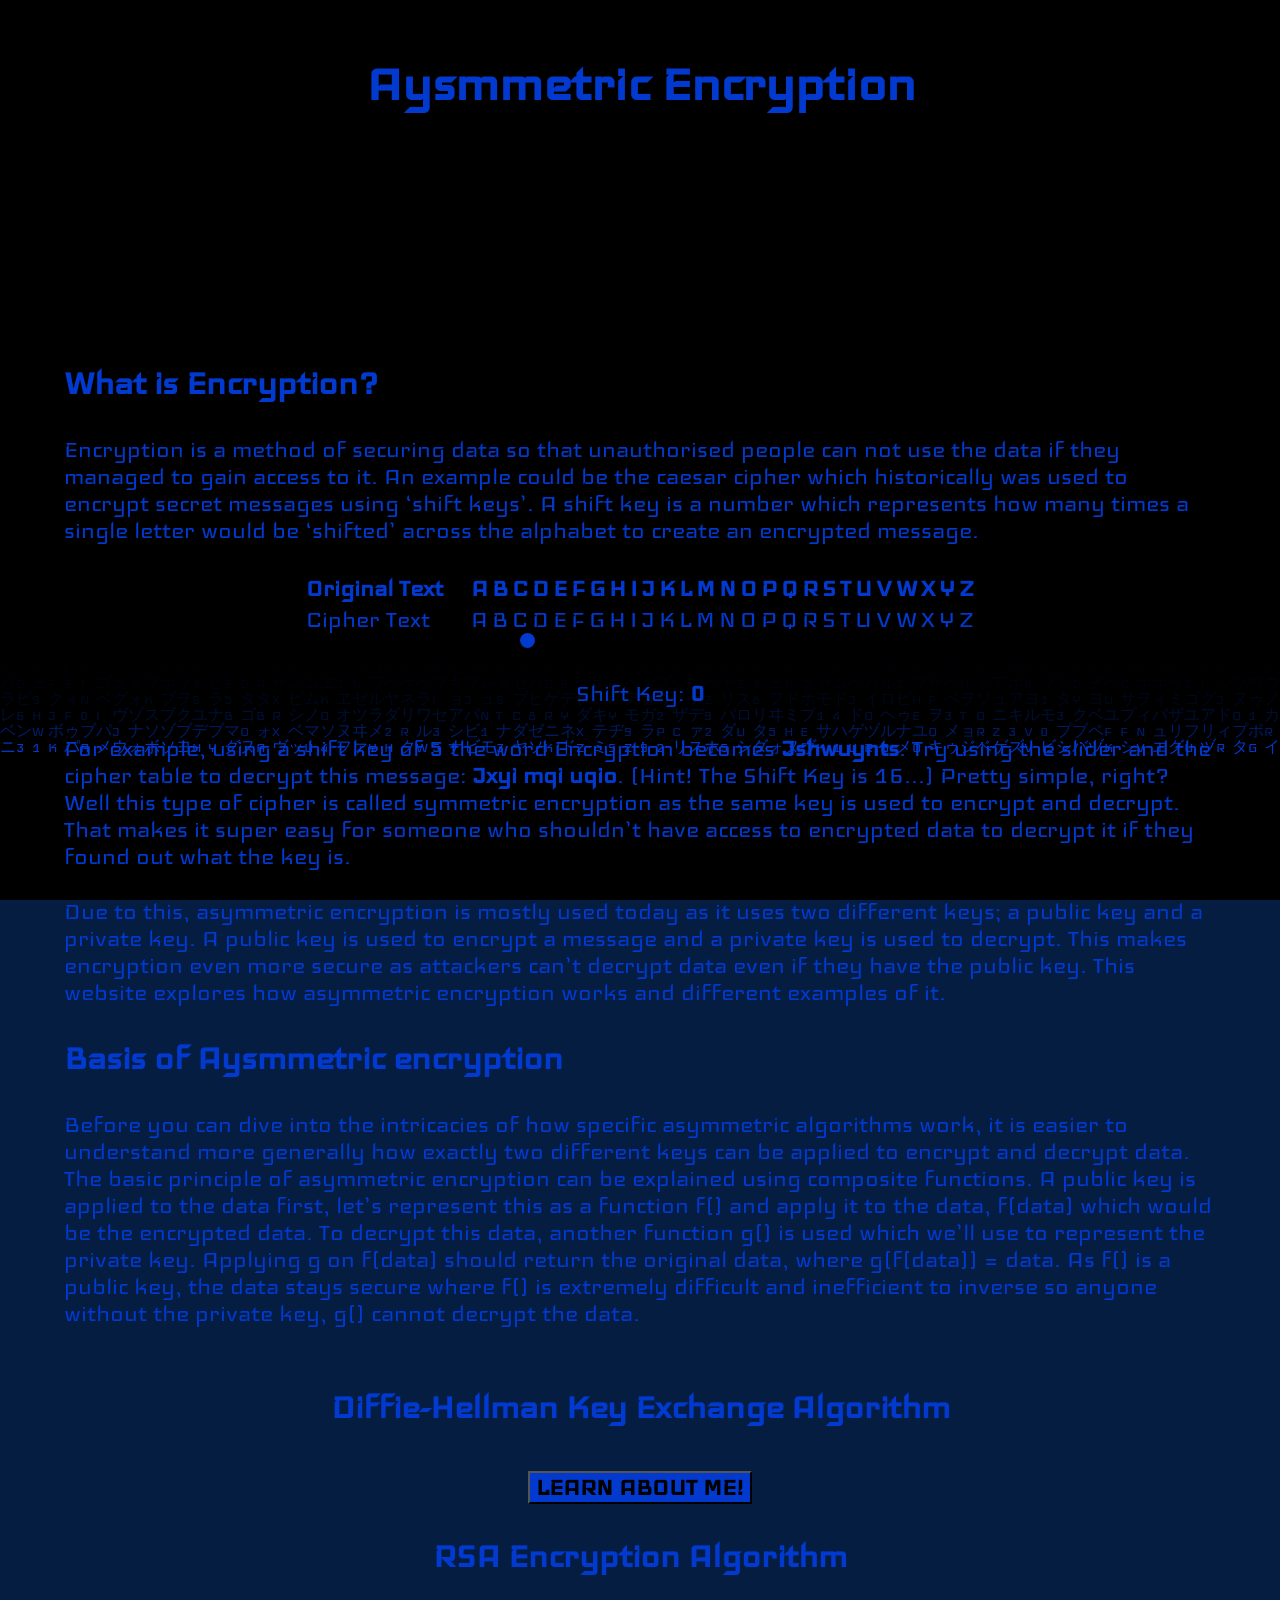
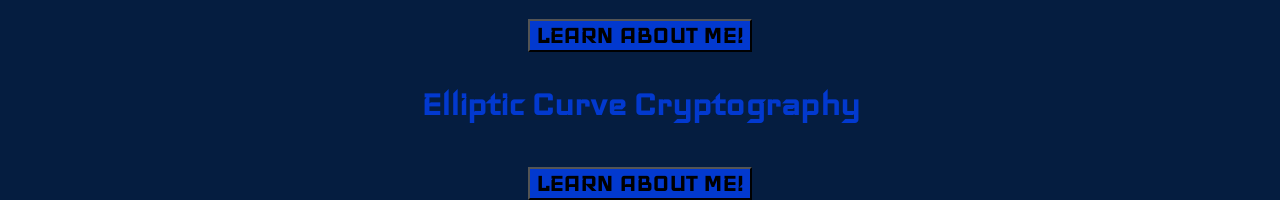
<file: index.html>
<!DOCTYPE html>
<html lang="en">
    <head>
        <title>Aysmmetric Encryption</title>
        <meta charset="UTF-8">
        <meta name="viewport" content="width=device-width, initial-scale=1.0">
        <link rel="stylesheet" href="ss.css">
    </head>
    <body>
        <div id="overlayHeading">
            <h1>Aysmmetric Encryption</h1>
        </div>
        <div id="overlayHeading2">
            <h2>What is Encryption?</h2>
            <p>Encryption is a method of securing data so that unauthorised people can not use the data if they managed to gain access to it. An example could be the caesar cipher which historically was used to encrypt secret messages using ‘shift keys’. A shift key is a number which represents how many times a single letter would be ‘shifted’ across the alphabet to create an encrypted message.</p>
            <table id="Table">
               <tr>
                <th>Original Text&nbsp;&nbsp;&nbsp;&nbsp;</th><th>A</th><th>B</th><th>C</th><th>D</th><th>E</th><th>F</th><th>G</th><th>H</th><th>I</th><th>J</th><th>K</th><th>L</th><th>M</th><th>N</th><th>O</th><th>P</th><th>Q</th><th>R</th><th>S</th><th>T</th><th>U</th><th>V</th><th>W</th><th>X</th><th>Y</th><th>Z</th>
               </tr> 
               <tr>
                    <td>Cipher Text&nbsp;&nbsp;&nbsp;&nbsp;</td>
                    <td class="letter">A</td>
                    <td class="letter">B</td>
                    <td class="letter">C</td>
                    <td class="letter">D</td>
                    <td class="letter">E</td>
                    <td class="letter">F</td>
                    <td class="letter">G</td>
                    <td class="letter">H</td>
                    <td class="letter">I</td>
                    <td class="letter">J</td>
                    <td class="letter">K</td>
                    <td class="letter">L</td>
                    <td class="letter">M</td>
                    <td class="letter">N</td>
                    <td class="letter">O</td>
                    <td class="letter">P</td>
                    <td class="letter">Q</td>
                    <td class="letter">R</td>
                    <td class="letter">S</td>
                    <td class="letter">T</td>
                    <td class="letter">U</td>
                    <td class="letter">V</td>
                    <td class="letter">W</td>
                    <td class="letter">X</td>
                    <td class="letter">Y</td>
                    <td class="letter">Z</td>
               </tr>
            </table>
            <div id="slider1">
                <input type="range" id="slider" min="0" max="25" value="0">
                <p>Shift Key: <span id='sliderValue'>0</span></p>
            </div>
            <script src="slider.js"></script>
            <p>For example, using a shift key of 5 the word Encryption becomes <b>Jshwuynts</b>. Try using the slider and the cipher table to decrypt this message: <b>Jxyi mqi uqio</b>. (Hint! The Shift Key is 16...) Pretty simple, right? Well this type of cipher is called symmetric encryption as the same key is used to encrypt and decrypt. That makes it super easy for someone who shouldn’t have access to encrypted data to decrypt it if they found out what the key is.</p>
            <p>Due to this, asymmetric     encryption is mostly used today as it uses two different keys; a public key and a private key. A public key is used to encrypt a message and a private key is used to decrypt. This makes encryption even more secure as attackers can’t decrypt data even if they have the public key. This website explores how asymmetric     encryption works and different examples of it.</p>
            <h2>Basis of Aysmmetric encryption</h2>
            <p>Before you can dive into the intricacies of how specific asymmetric algorithms work, it is easier to understand more generally how exactly two different keys can be applied to encrypt and decrypt data. The basic principle of asymmetric     encryption can be explained using composite functions. A public key is applied to the data first, let’s represent this as a function f() and apply it to the data, f(data) which would be the encrypted data. To decrypt this data, another function g() is used which we’ll use to represent the private key. Applying g on f(data) should return the original data, where g(f(data)) = data. As f() is a public key, the data stays secure where f() is extremely difficult and inefficient to inverse so anyone without the private key, g() cannot decrypt the data.</p>
            <div id="slider1">
                <div class="inlineb">
                    <h2>Diffie-Hellman Key Exchange Algorithm</h2>
                    <button class="button" onclick="window.location.href='DHKE.html'"><b>LEARN ABOUT ME!</b></button>
                </div>
                <div class="inlineb">
                    <h2>RSA Encryption Algorithm</h2>
                    <button class="button" onclick="window.location.href='RSA.html'"><b>LEARN ABOUT ME!</b></button>
                </div>
                <div class="inlineb">
                    <h2>Elliptic Curve Cryptography</h2>
                    <button class="button" onclick="window.location.href='ECC.html'"><b>LEARN ABOUT ME!</b></button>
                </div>
            </div>
        </div>
        <canvas id="mat" width="400" height="200"></canvas>
        <script src="martix.js"></script>
    </body>
</html>
</file>
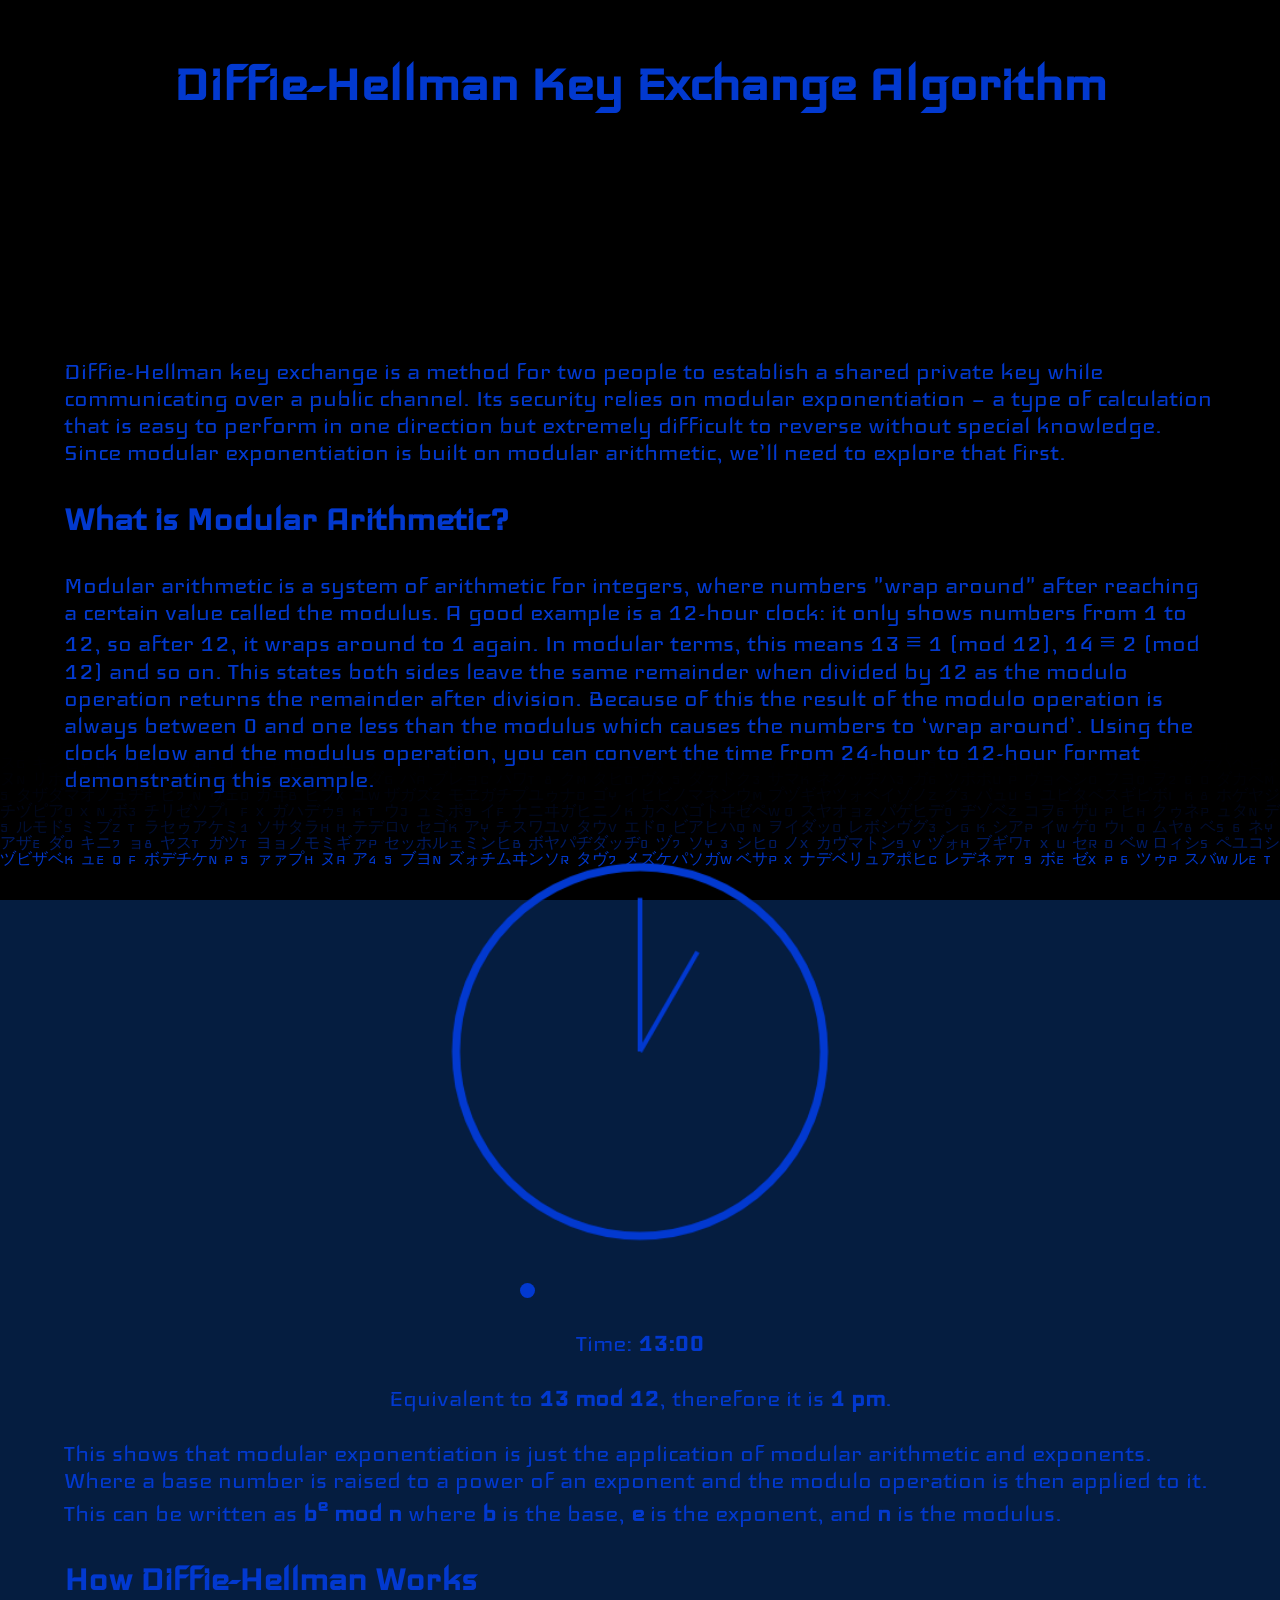
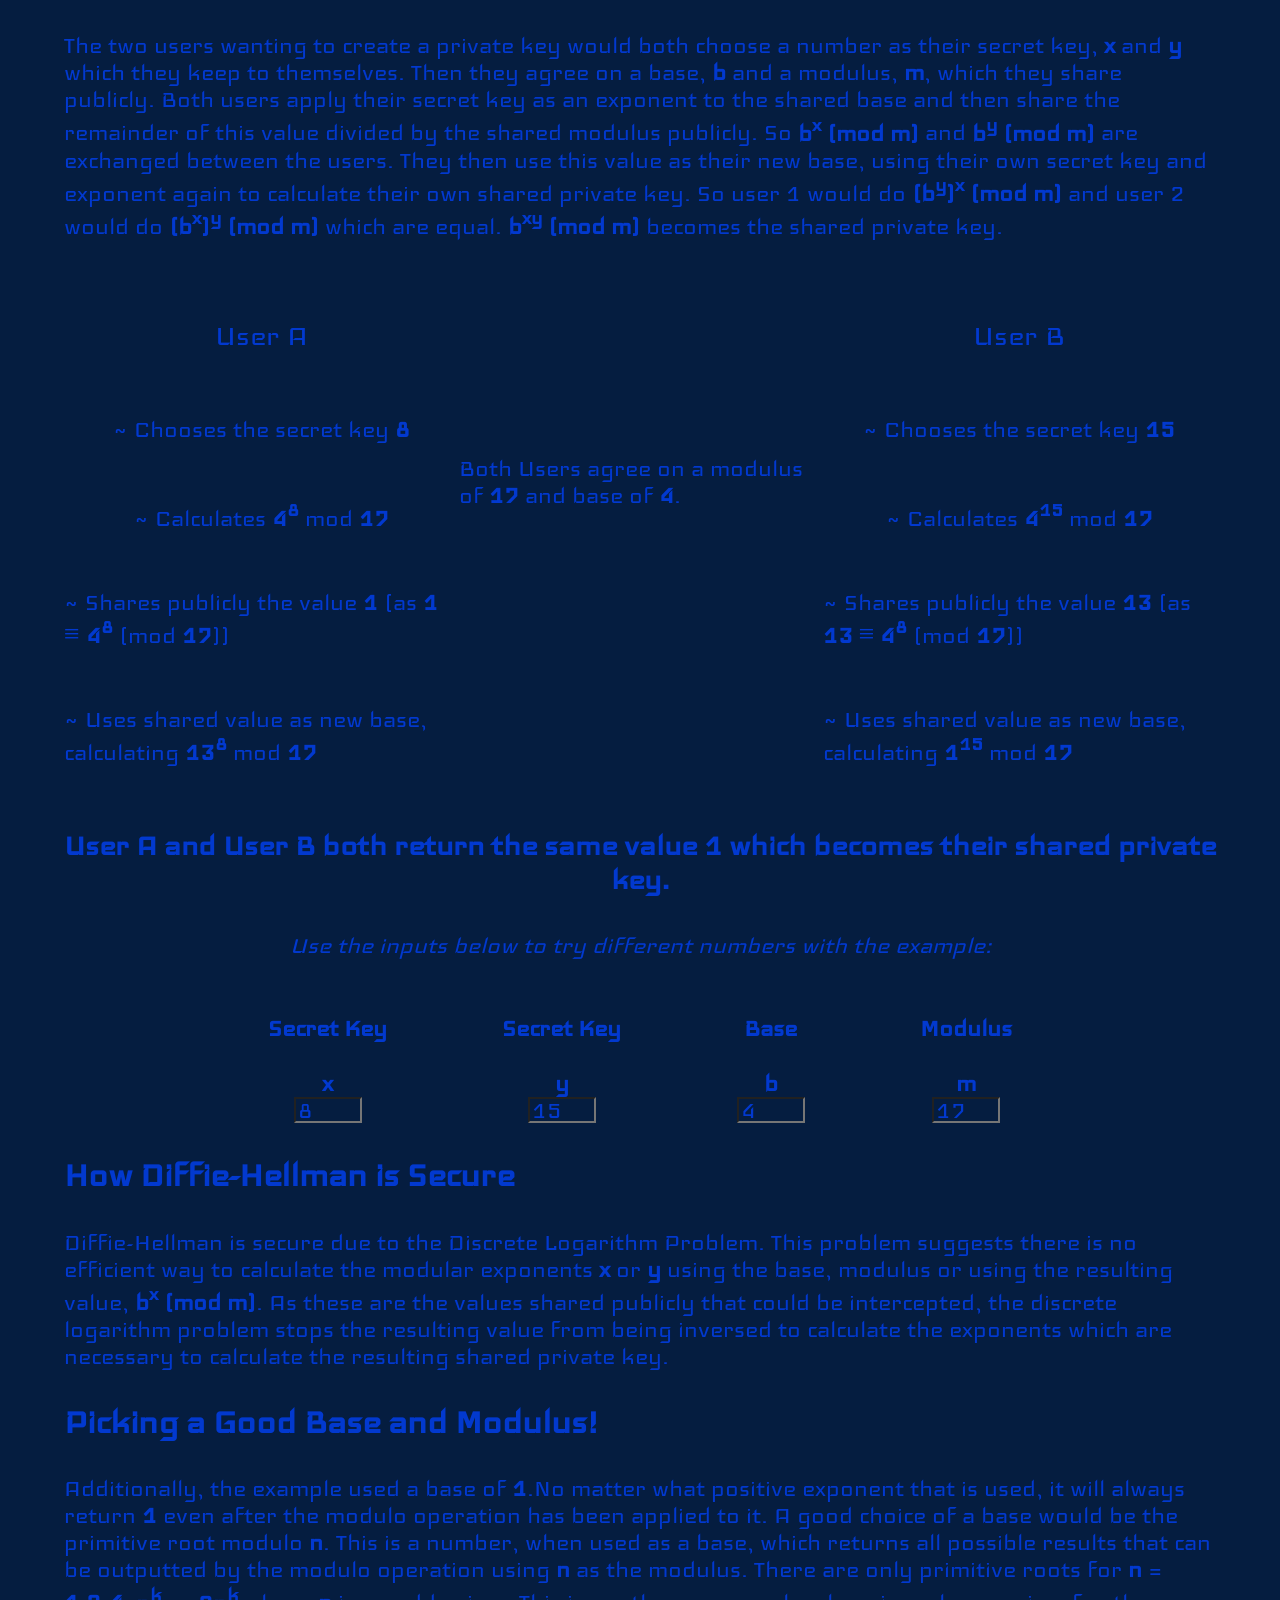
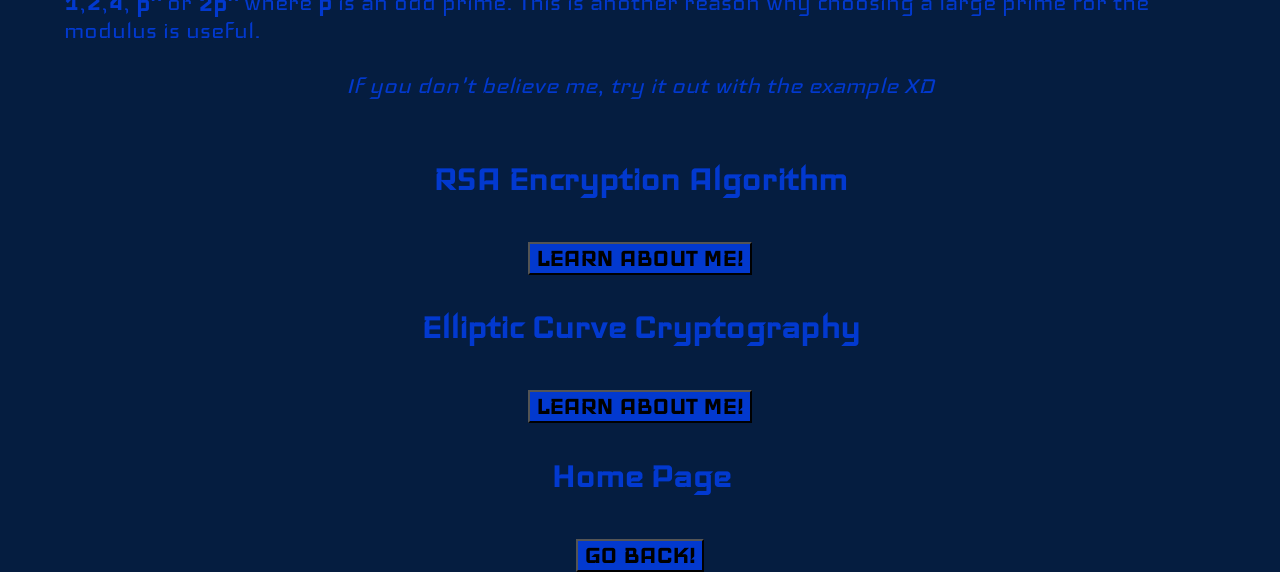
<file: DHKE.html>
<!DOCTYPE html>
<html lang="en">
    <head>
        <title>Aysmmetric Encryption</title>
        <meta charset="UTF-8">
        <meta name="viewport" content="width=device-width, initial-scale=1.0">
        <link rel="stylesheet" href="ss.css">
    </head>
    <body>
        <canvas id="mat" width="100%" height="100%"></canvas>
        <script src="martix.js"></script>
        <div id="overlayHeading">
            <h1>Diffie-Hellman Key Exchange Algorithm</h1>
        </div>
        <div id="overlayHeading2">
            <p>Diffie-Hellman key exchange is a method for two people to establish a shared private key while communicating over a public channel. Its security relies on modular exponentiation — a type of calculation that is easy to perform in one direction but extremely difficult to reverse without special knowledge. Since modular exponentiation is built on modular arithmetic, we’ll need to explore that first.</p>
            <h2>What is Modular Arithmetic?</h2>
            <p>Modular arithmetic is a system of arithmetic for integers, where numbers "wrap around" after reaching a certain value called the modulus. A good example is a 12-hour clock: it only shows numbers from 1 to 12, so after 12, it wraps around to 1 again. In modular terms, this means 13 ≡ 1 (mod 12), 14 ≡ 2 (mod 12) and so on. This states both sides leave the same remainder when divided by 12 as the modulo operation returns the remainder after division. Because of this the result of the modulo operation is always between 0 and one less than the modulus which causes the numbers to ‘wrap around’. Using the clock below and the modulus operation, you can convert the time from 24-hour to 12-hour format demonstrating this example.</p>
            <div id="clockcontain">
                <canvas id="clock" width="400" height="400"></canvas>
                <br>
                <input type="range" id="slider1" min="1" max="11" value="1">
                <p>Time: <span id="sliderinfo">13:00</span></p>
                <p>Equivalent to <span id="sliderinfo2">13 mod 12</span>, therefore it is <span id="sliderinfo3">1 pm</span>.</p>
            </div>
            <script src="clock.js"></script>
            <p>This shows that modular exponentiation is just the application of modular arithmetic and exponents. Where a base number is raised to a power of an exponent and the modulo operation is then applied to it. This can be written as <b>b<sup>e</sup> mod n</b> where <b>b</b> is the base, <b>e</b> is the exponent, and <b>n</b> is the modulus.</p>
            <h2>How Diffie-Hellman Works</h2>
            <p>The two users wanting to create a private key would both choose a number as their secret key, <b>x</b> and <b>y</b> which they keep to themselves. Then they agree on a base, <b>b</b> and a modulus, <b>m</b>, which they share publicly. Both users apply their secret key as an exponent to the shared base and then share the remainder of this value divided by the shared modulus publicly. So <b>b<sup>x</sup> (mod m)</b> and <b>b<sup>y</sup> (mod m)</b> are exchanged between the users. They then use this value as their new base, using their own secret key and exponent again to calculate their own shared private key. So user 1 would do <b>(b<sup>y</sup>)<sup>x</sup> (mod m)</b> and user 2 would do <b>(b<sup>x</sup>)<sup>y</sup> (mod m)</b> which are equal. <b>b<sup>xy</sup> (mod m)</b> becomes the shared private key.</p>
            <br>
            <div class="inline">
                <div id="UserA">
                    <p style="font-size: 35px;">User A</p>
                    <p>~ Chooses the secret key <span class="xtext">8</span></p>
                    <p>~ Calculates <span class="btext">4</span><sup><span class="xtext">8</span></sup> mod <span class="mtext">17</span></p>
                    <p>~ Shares publicly the value <span class="resultA">1</span> (as <span class="resultA">1</span> ≡ <span class="btext">4</span><sup><span class="xtext">8</span></sup> (mod <span class="mtext">17</span>)) </p>
                    <p>~ Uses shared value as new base, calculating <span class="resultB">13</span><sup><span class="xtext">8</span></sup> mod <span class="mtext">17</span></p>
                </div>
                <div id="mid">
                    <p>Both Users agree on a modulus of <span class="mtext">17</span> and base of <span class="btext">4</span>. </p>
                </div>
                <div id="UserB">
                    <p style="font-size: 35px;">User B</p>
                    <p>~ Chooses the secret key <span class="ytext">15</span></p>
                    <p>~ Calculates <span class="btext">4</span><sup><span class="ytext">15</span></sup> mod <span class="mtext">17</span></p>
                    <p>~ Shares publicly the value <span class="resultB">13</span> (as <span class="resultB">13</span> ≡ <span class="btext">4</span><sup><span class="xtext">8</span></sup> (mod <span class="mtext">17</span>)) </p>
                    <p>~ Uses shared value as new base, calculating <span class="resultA">1</span><sup><span class="ytext">15</span></sup> mod <span class="mtext">17</span></p>
                </div>
            </div>
            <p style="text-align: center; font-size: 35px; font-weight: bold;">User A and User B both return the same value <span id="resultC" >1</span> which becomes their shared private key.</p>
            <p style="text-align: center; font-style: italic;">Use the inputs below to try different numbers with the example:</p>
            <div class="inline">
                <div id="label1">
                <p class="labels"><b>Secret Key</b></p>
                <label for="x"><b>x</b></label>
                <input id='x' type="number" min="1" value="8"></input>
                </div>
                <div id="label2">
                <p class="labels"><b>Secret Key</b></p>
                <label for="y"><b>y</b></label>
                <input id='y' type="number" min="1" value="15"></input>
                </div>
                <div id="label3">
                <p class="labels"><b>Base</b></p>
                <label for="b"><b>b</b></label>
                <input id='b' type="number" min="1" value="4"></input>
                </div>
                <div id="label4">
                <p class="labels"><b>Modulus</b></p>
                <label for="m"><b>m</b></label>
                <input id='m' type="number" min="1" value="17"></input>
                </div>
            </div>
            <script src="DHKE.js"></script>
            <h2>How Diffie-Hellman is Secure</h2>
            <p>Diffie-Hellman is secure due to the Discrete Logarithm Problem. This problem suggests there is no efficient way to calculate the modular exponents <b>x</b> or <b>y</b> using the base, modulus or using the resulting value, <b>b<sup>x</sup> (mod m)</b>. As these are the values shared publicly that could be intercepted, the discrete logarithm problem stops the resulting value from being inversed to calculate the exponents which are necessary to calculate the resulting shared private key. </p>

            <h2>Picking a Good Base and Modulus!</h2>
            <p>Additionally, the example used a base of <b>1</b>.No matter what positive exponent that is used, it will always return <b>1</b> even after the modulo operation has been applied to it. A good choice of a base would be the primitive root modulo <b>n</b>. This is a number, when used as a base, which returns all possible results that can be outputted by the modulo operation using <b>n</b> as the modulus. There are only primitive roots for <b>n</b> = <b>1</b>,<b>2</b>,<b>4</b>, <b>p<sup>k</sup></b> or <b>2p<sup>k</sup></b> where <b>p</b> is an odd prime. This is another reason why choosing a large prime for the modulus is useful.</p>
            <p style="text-align: center; font-style: italic;">If you don't believe me, try it out with the example XD</p>

           
            <div id="slider1">
                <div class="inlineb">
                    <h2>RSA Encryption Algorithm</h2>
                    <button class="button" onclick="window.location.href='RSA.html'"><b>LEARN ABOUT ME!</b></button>
                </div>
                <div class="inlineb">
                    <h2>Elliptic Curve Cryptography</h2>
                    <button class="button" onclick="window.location.href='ECC.html'"><b>LEARN ABOUT ME!</b></button>
                </div>
                <div class="inlineb">
                    <h2>Home Page</h2>
                    <button class="button" onclick="window.location.href='index.html'"><b>GO BACK!</b></button>
                </div>
            </div>
        </div>
    </body>
</html>
</file>
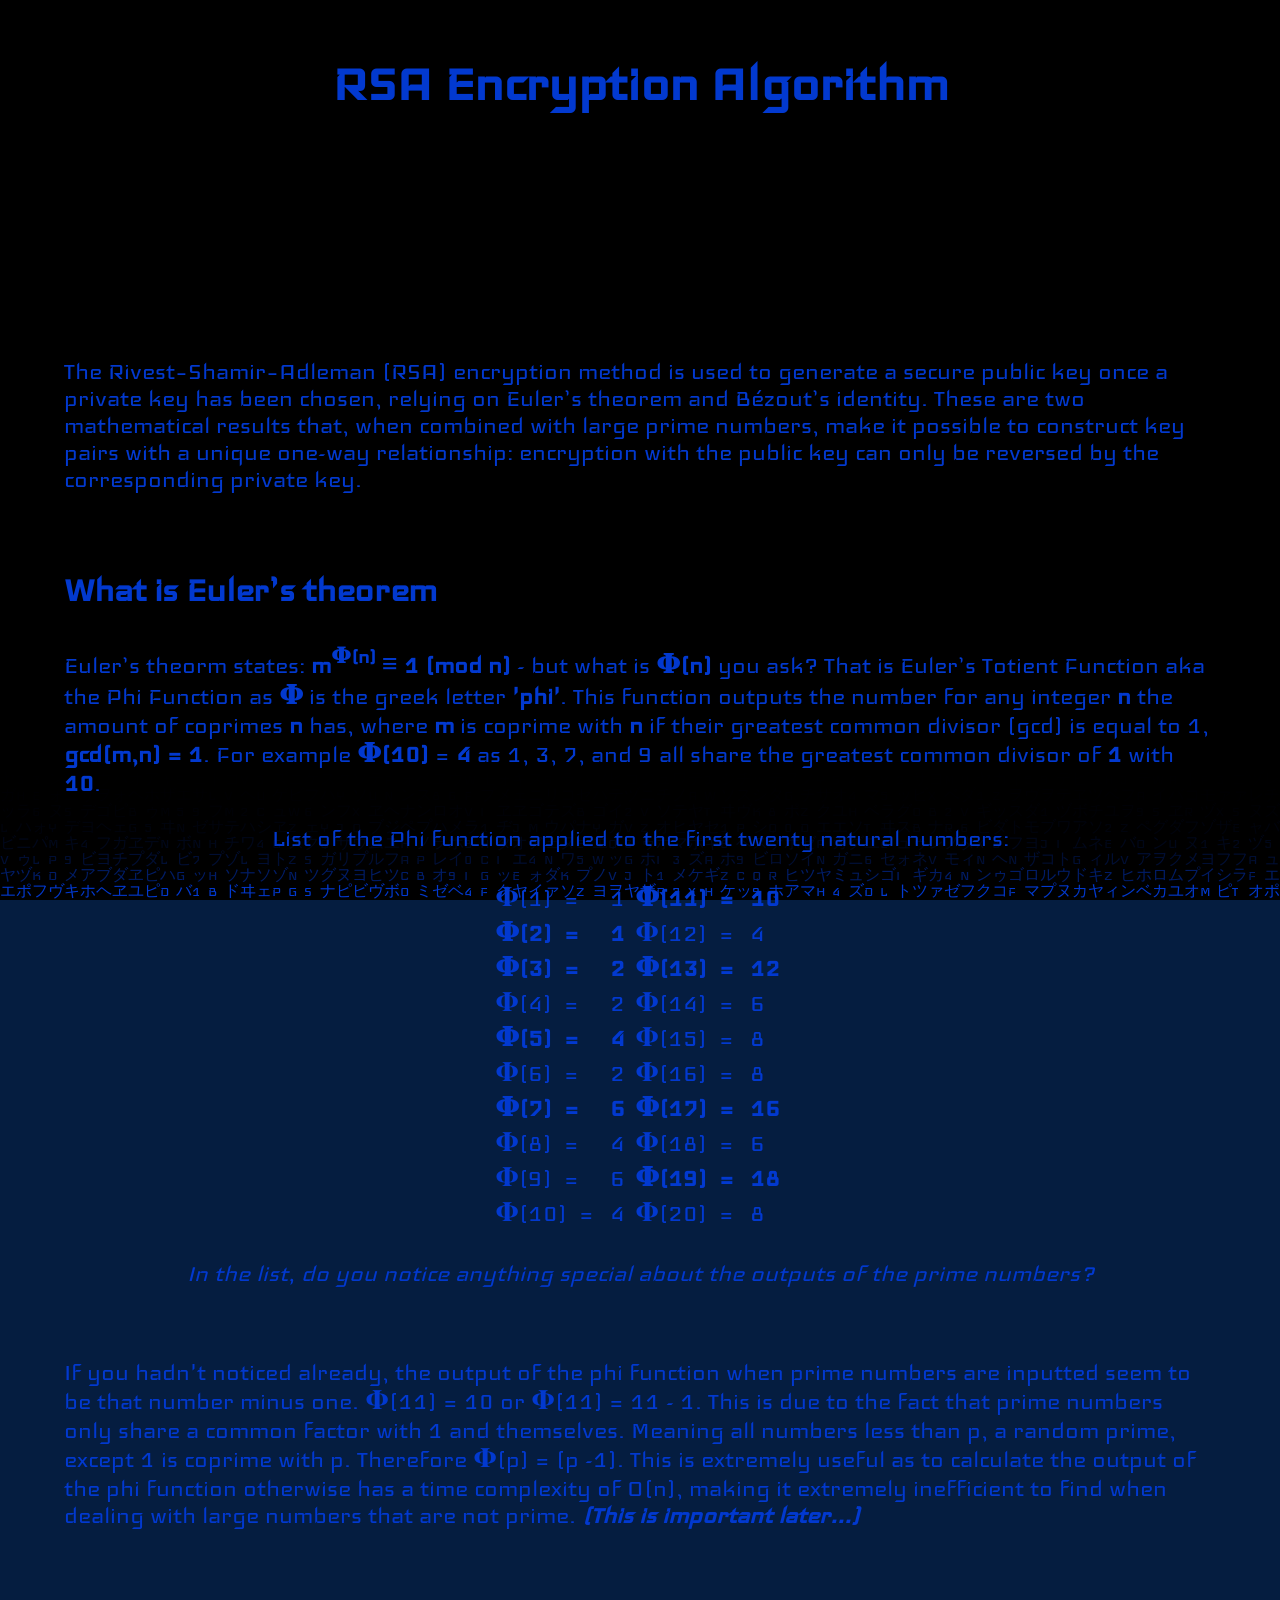
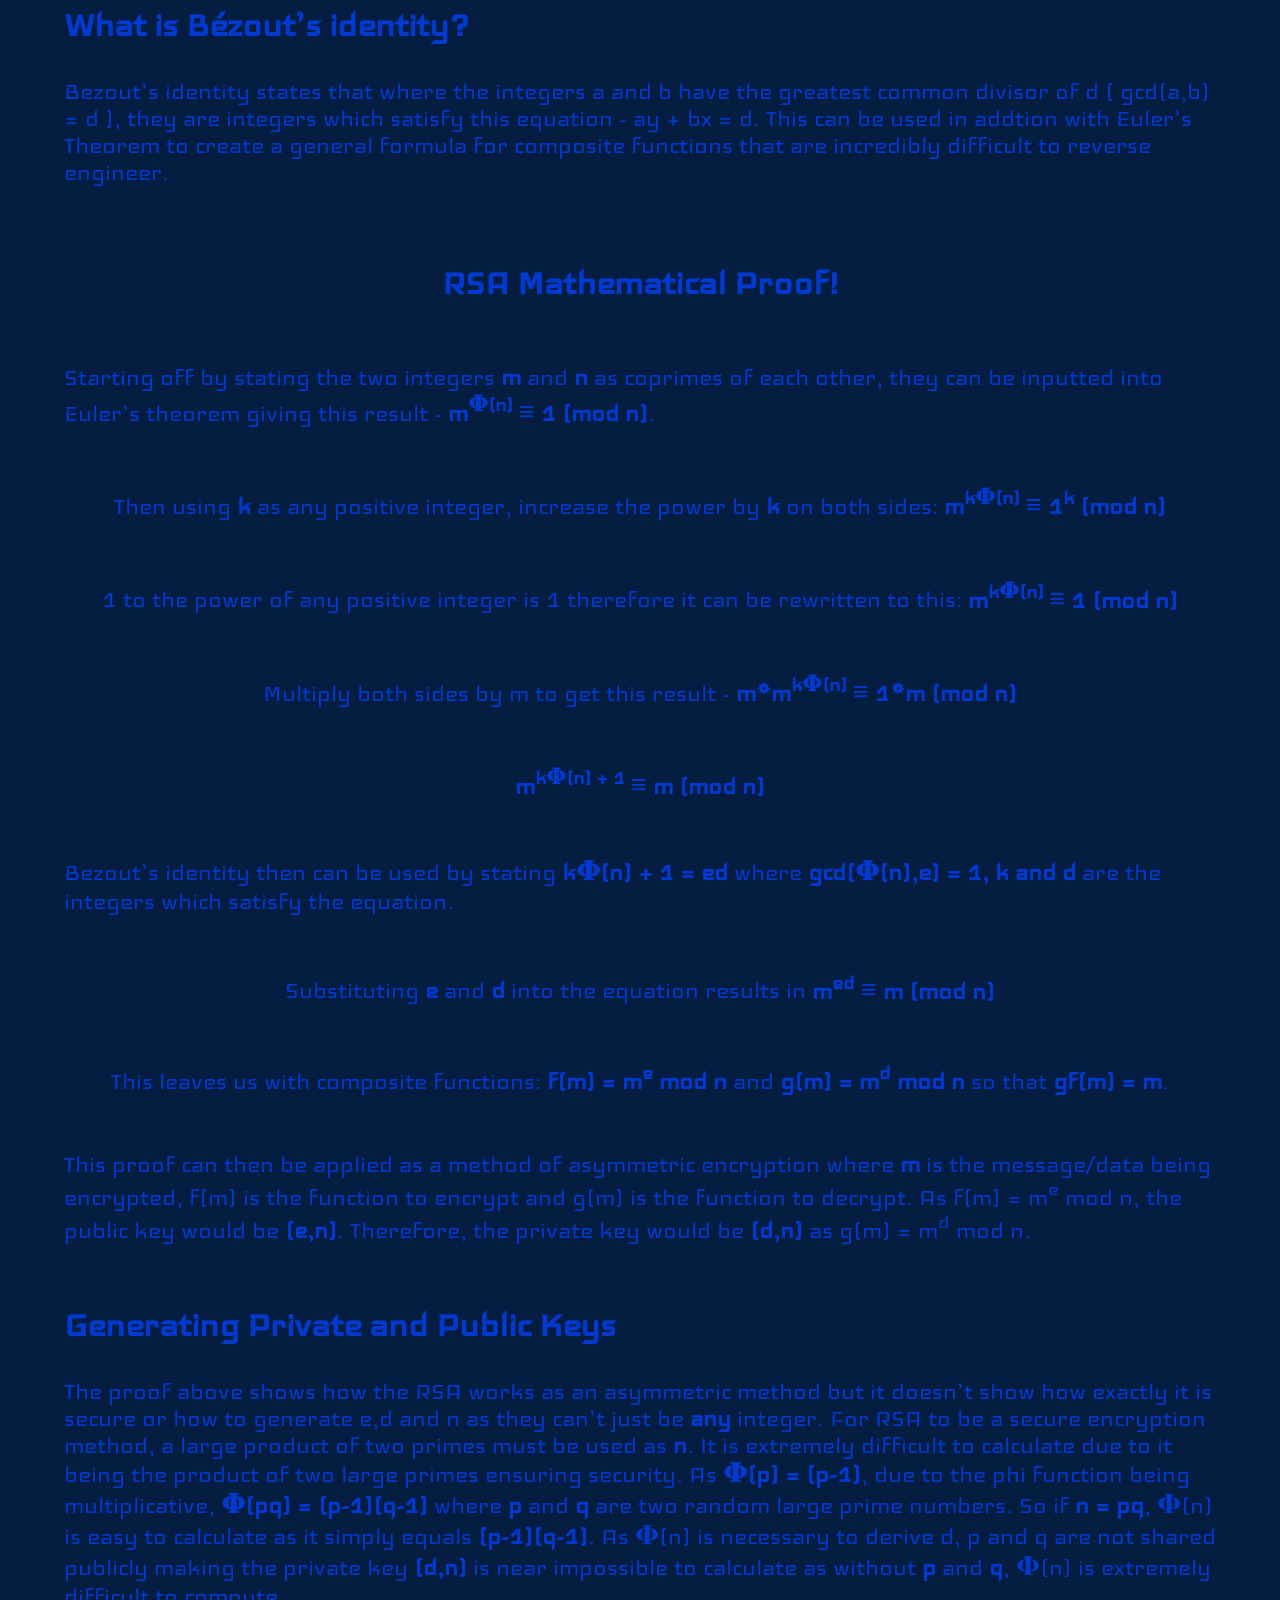
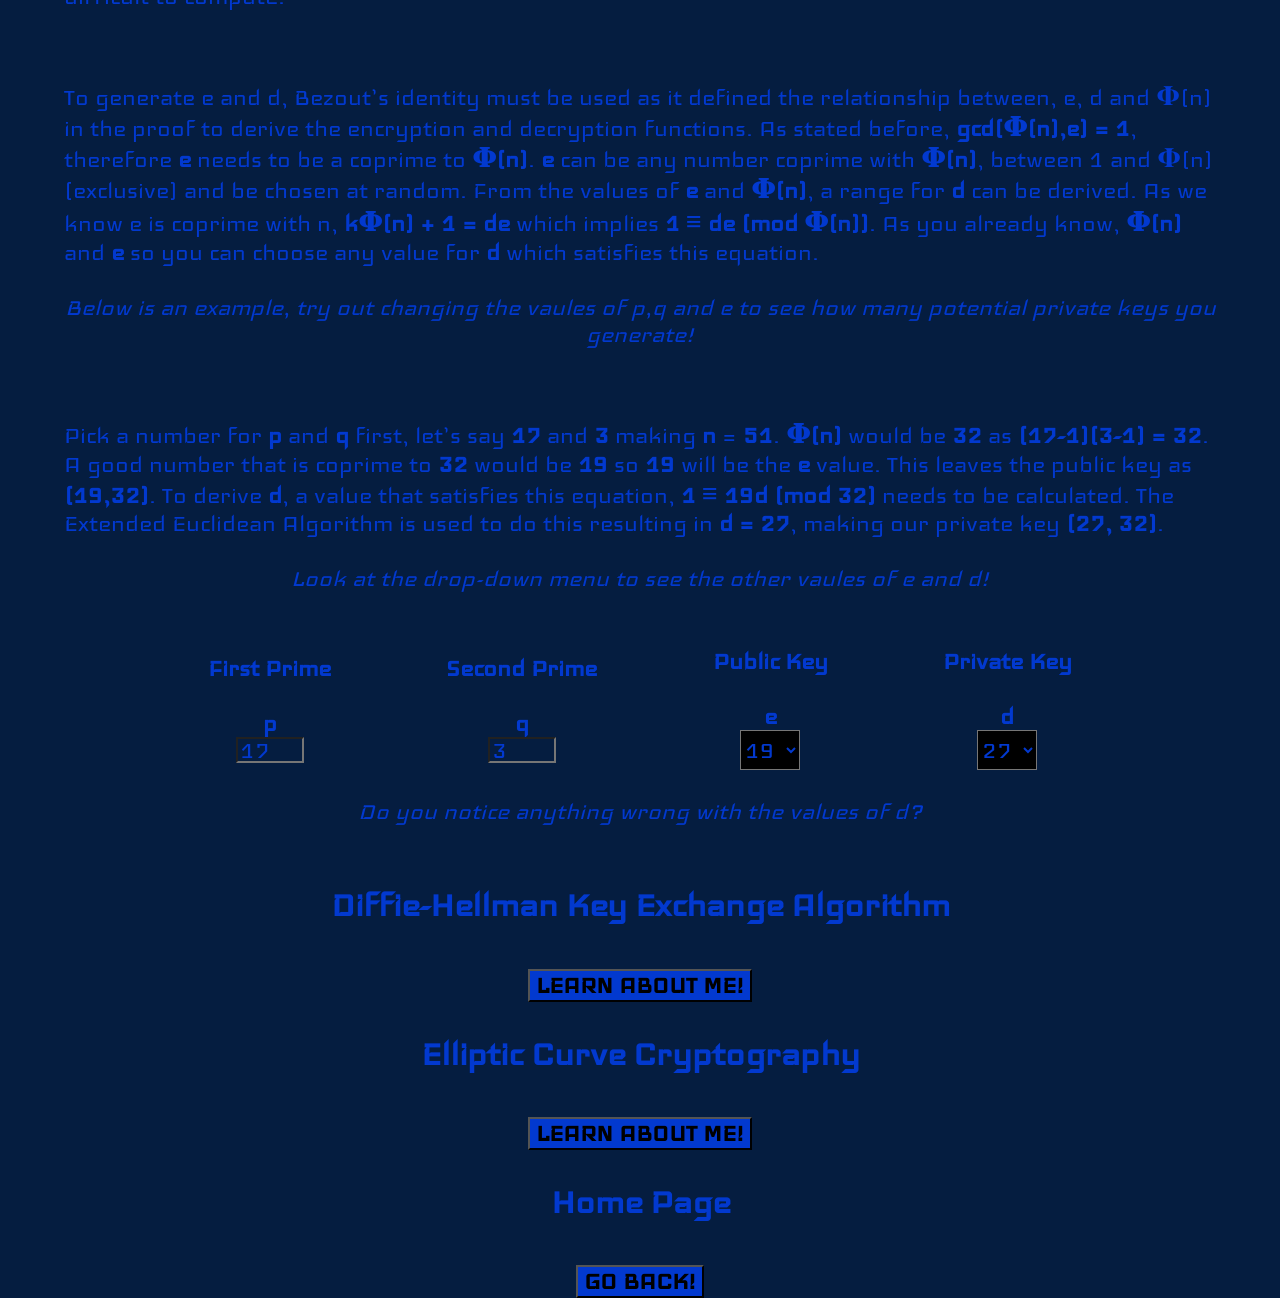
<file: RSA.html>
<!DOCTYPE html>
<html lang="en">
    <head>
        <title>Aysmmetric Encryption</title>
        <meta charset="UTF-8">
        <meta name="viewport" content="width=device-width, initial-scale=1.0">
        <link rel="stylesheet" href="ss.css">
    </head>
    <body>
        <div id="overlayHeading">
            <h1>RSA Encryption Algorithm</h1>
        </div>
        <div id="overlayHeading2">
            <p>The Rivest–Shamir–Adleman (RSA) encryption method is used to generate a secure public key once a private key has been chosen, relying on Euler’s theorem and Bézout’s identity. These are two mathematical results that, when combined with large prime numbers, make it possible to construct key pairs with a unique one-way relationship: encryption with the public key can only be reversed by the corresponding private key.</p>
            <br>
            <h2>What is Euler’s theorem</h2>
            <p>Euler’s theorm states: <span>m<sup>𝚽(n)</sup> ≡ 1 (mod n)</span> - but what is <b>𝚽(n)</b> you ask? That is Euler’s Totient Function aka the Phi Function as <b>𝚽</b> is the greek letter <b>'phi'</b>. This function outputs the number for any integer <b>n</b> the amount of coprimes <b>n</b> has, where <b>m</b> is coprime with <b>n</b> if their greatest common divisor (gcd) is equal to 1, <b>gcd(m,n) = 1</b>. For example <b>𝚽(10)</b> = <b>4</b> as 1, 3, 7, and 9 all share the greatest common divisor of <b>1</b> with <b>10</b>.</p>
            <p style="text-align: center;">List of the Phi function applied to the first twenty natural numbers:</p>
            <table id="phi">
                <tr>    
                    <td>𝚽(1)&nbsp;&nbsp;=&nbsp;&nbsp;</td>
                    <td>1&nbsp;</td>
                    <td class="prime">𝚽(11)&nbsp;&nbsp;=&nbsp;&nbsp;</td>
                    <td class="prime">10&nbsp;</td>
                </tr>
                <tr>
                    <td class="prime">𝚽(2)&nbsp;&nbsp;=&nbsp;&nbsp;</td>
                    <td class="prime">1&nbsp;</td>
                    <td>𝚽(12)&nbsp;&nbsp;=&nbsp;&nbsp;</td>
                    <td>4&nbsp;</td>
                <tr>
                    <td class="prime">𝚽(3)&nbsp;&nbsp;=&nbsp;&nbsp;</td>
                    <td class="prime">2&nbsp;</td>
                    <td class="prime">𝚽(13)&nbsp;&nbsp;=&nbsp;&nbsp;</td>
                    <td class="prime">12&nbsp;</td>
                </tr>
                <tr>
                    <td>𝚽(4)&nbsp;&nbsp;=&nbsp;&nbsp;</td>
                    <td>2&nbsp;</td>
                    <td>𝚽(14)&nbsp;&nbsp;=&nbsp;&nbsp;</td>
                    <td>6&nbsp;</td>
                </tr>
                <tr>
                    <td class="prime">𝚽(5)&nbsp;&nbsp;=&nbsp;&nbsp;</td>
                    <td class="prime">4&nbsp;</td>
                    <td>𝚽(15)&nbsp;&nbsp;=&nbsp;&nbsp;</td>
                    <td>8&nbsp;</td>
                </tr>
                <tr>
                    <td>𝚽(6)&nbsp;&nbsp;=&nbsp;&nbsp;</td>
                    <td>2&nbsp;</td>
                    <td>𝚽(16)&nbsp;&nbsp;=&nbsp;&nbsp;</td>
                    <td>8&nbsp;</td>
                </tr>
                <tr>
                    <td class="prime">𝚽(7)&nbsp;&nbsp;=&nbsp;&nbsp;</td>
                    <td class="prime">6&nbsp;</td>
                    <td class="prime">𝚽(17)&nbsp;&nbsp;=&nbsp;&nbsp;</td>
                    <td class="prime">16&nbsp;</td>
                </tr>
                <tr>
                    <td>𝚽(8)&nbsp;&nbsp;=&nbsp;&nbsp;</td>
                    <td>4&nbsp;</td>
                    <td>𝚽(18)&nbsp;&nbsp;=&nbsp;&nbsp;</td>
                    <td>6&nbsp;</td>
                </tr>
                <tr>
                    <td>𝚽(9)&nbsp;&nbsp;=&nbsp;&nbsp;</td>
                    <td>6&nbsp;</td>
                    <td class="prime">𝚽(19)&nbsp;&nbsp;=&nbsp;&nbsp;</td>
                    <td class="prime">18&nbsp;</td>
                </tr>
                <tr>
                    <td>𝚽(10)&nbsp;&nbsp;=&nbsp;&nbsp;</td>
                    <td>4&nbsp;</td>
                    <td>𝚽(20)&nbsp;&nbsp;=&nbsp;&nbsp;</td>
                    <td>8&nbsp;</td>
                </tr>
            </table>
            <p style="text-align: center; font-style: italic;">In the list, do you notice anything special about the outputs of the prime numbers?</p>
            <br>
            <p>If you hadn't noticed already, the output of the phi function when prime numbers are inputted seem to be that number minus one. 𝚽(11) = 10 or 𝚽(11) = 11 - 1. This is due to the fact that prime numbers only share a common factor with 1 and themselves. Meaning all numbers less than p, a random prime, except 1 is coprime with p. Therefore 𝚽(p) = (p -1). This is extremely useful as to calculate the output of the phi function otherwise has a time complexity of O(n), making it extremely inefficient to find when dealing with large numbers that are not prime. <span id="ital">(This is important later...)</span></p>
            <br>
            <h2>What is Bézout’s identity?</h2>
            <p>Bezout’s identity states that where the integers a and b have the greatest common divisor of d ( gcd(a,b) = d ), they are integers which satisfy this equation - ay + bx = d. This can be used in addtion with Euler's Theorem to create a general formula for composite functions that are incredibly difficult to reverse engineer.</p>
            <br>
            <h2 style="text-align: center;">RSA Mathematical Proof!</h2>
            <div class="col">
                <p>Starting off by stating the two integers <b>m</b> and <b>n</b> as coprimes of each other, they can be inputted into Euler’s theorem giving this result - <b>m<sup>𝚽(n)</sup> ≡ 1 (mod n)</b>.</p>
                <p>Then using <b>k</b> as any positive integer, increase the power by <b>k</b> on both sides: <b>m<sup>k𝚽(n)</sup> ≡ 1<sup>k</sup> (mod n)</b></p>
                <p>1 to the power of any positive integer is 1 therefore it can be rewritten to this: <b>m<sup>k𝚽(n)</sup> ≡ 1  (mod n)</b></p>
                <p>Multiply both sides by m to get this result - <b>m*m<sup>k𝚽(n)</sup> ≡ 1*m  (mod n)</b></p>
                <p><b>m<sup>k𝚽(n) + 1</sup>  ≡ m  (mod n)</b></p>
                <p>Bezout’s identity then can be used by stating <b>k𝚽(n) + 1 = ed</b> where <b>gcd(𝚽(n),e) = 1, k and d</b> are the integers which satisfy the equation. </p>
                <p>Substituting <b>e</b> and <b>d</b> into the equation results in <b>m<sup>ed</sup>  ≡ m  (mod n)</b> </p>
                <p>This leaves us with composite functions: <b>f(m) = m<sup>e</sup> mod n</b> and <b>g(m) = m<sup>d</sup> mod n</b> so that <b>gf(m) = m</b>.</p>
                <p>This proof can then be applied as a method of asymmetric encryption where <b>m</b> is the message/data being encrypted, f(m) is the function to encrypt and g(m) is the function to decrypt. As f(m) = m<sup>e</sup> mod n, the public key would be <b>(e,n)</b>. Therefore, the private key would be <b>(d,n)</b> as g(m) = m<sup>d</sup> mod n.</p>
            </div>

            <h2>Generating Private and Public Keys</h2>
            <p>The proof above shows how the RSA works as an asymmetric method but it doesn’t show how exactly it is secure or how to generate e,d and n as they can’t just be <b>any</b> integer. For RSA to be a secure encryption method, a large product of two primes must be used as <b>n</b>. It is extremely difficult to calculate due to it being the product of two large primes ensuring security. As <b>𝚽(p) = (p-1)</b>, due to the phi function being multiplicative, <b>𝚽(pq) = (p-1)(q-1)</b> where <b>p</b> and <b>q</b> are two random large prime numbers. So if <b>n = pq</b>, 𝚽(n) is easy to calculate as it simply equals <b>(p-1)(q-1)</b>. As 𝚽(n) is necessary to derive d, p and q are not shared publicly making the private key <b>(d,n)</b> is near impossible to calculate as without <b>p</b> and <b>q</b>, 𝚽(n)</b> is extremely difficult to compute.</p>
            <br>
            <p>To generate e and d, Bezout’s identity must be used as it defined the relationship between, e, d and 𝚽(n) in the proof to derive the encryption and decryption functions. As stated before, <b>gcd(𝚽(n),e) = 1</b>, therefore <b>e</b> needs to be a coprime to <b>𝚽(n)</b>. <b>e</b> can be any number coprime with <b>𝚽(n)</b>, between 1 and 𝚽(n)</b> (exclusive) and be chosen at random. From the values of <b>e</b> and <b>𝚽(n)</b>, a range for <b>d</b> can be derived. As we know e is coprime with n, <b>k𝚽(n) + 1 = de </b>which implies <b>1 ≡ de (mod 𝚽(n))</b>. As you already know, <b>𝚽(n)</b> and <b>e</b> so you can choose any value for <b>d</b> which satisfies this equation.</p>
            <p style="font-style: italic; text-align: center;">Below is an example, try out changing the vaules of p,q and e to see how many potential private keys you generate!</p>
            <br>
            <p>Pick a number for <b>p</b> and <b>q</b> first, let’s say <span class="ptext">17</span> and <span class="qtext">3</span> making <b>n</b> = <span class="ntext">51</span>. <b>𝚽(n)</b> would be <span class="phiNtext">32</span> as <b>(<span class="ptext">17</span>-1)(<span class="qtext">3</span>-1) = <span class="phiNtext">32</span></b>. A good number that is coprime to <span class="phiNtext">32</span> would be <span class="etext">19</span> so <span class="etext">19</span> will be the <b>e</b> value. This leaves the public key as <b>(<span class="etext">19</span>,<span class="phiNtext">32</span>)</b>. To derive <b>d</b>, a value that satisfies this equation, <b>1 ≡ <span class="etext">19</span>d (mod <span class="phiNtext">32</span>)</b> needs to be calculated. The Extended Euclidean Algorithm is used to do this resulting in <b>d = <span class="dtext">27</span></b>, making our private key <b>(<span class="dtext">27</span>, <span class="phiNtext">32</span>)</b>.</p>
            <p style="font-style: italic; text-align: center;">Look at the drop-down menu to see the other vaules of e and d!</p>
            <div class="inline">
                <div id="label1">
                <p class="labels"><b>First Prime</b></p>
                <label for="p"><b>p</b></label> 
                <input id="p" type="number" min="2" max="1000" value="17"></input>
                </div>
                <div id="label2">
                <p class="labels"><b>Second Prime</b></p>
                <label for="q"><b>q</b></label>
                <input id='q' type="number" min="2" max="1000" value="3"></input>
                </div>
                <div id="label3">
                <p class="labels"><b>Public Key</b></p> 
                <label for="e-select"><b>e</b></label>
                <select name="e-select" id="e-select">
                    <option value="19">19</option>
                </select>
                </div>
                <div id="label4">
                <p class="labels"><b>Private Key</b></p> 
                <label for="d-select"><b>d</b></label>
                <select name="d-select" id="d-select">
                    <option value="27">27</option>
                </select>
                </div>
            </div>
            <p style="font-style: italic; text-align: center;">Do you notice anything wrong with the values of d?</p>
            <script src="RSA.js"></script>
            
            <div id="slider1">
                <div class="inlineb">
                    <h2>Diffie-Hellman Key Exchange Algorithm</h2>
                    <button class="button" onclick="window.location.href='DHKE.html'"><b>LEARN ABOUT ME!</b></button>
                </div>
                <div class="inlineb">
                    <h2>Elliptic Curve Cryptography</h2>
                    <button class="button" onclick="window.location.href='ECC.html'"><b>LEARN ABOUT ME!</b></button>
                </div>
                <div class="inlineb">
                    <h2>Home Page</h2>
                    <button class="button" onclick="window.location.href='index.html'"><b>GO BACK!</b></button>
                </div>
            </div>
        </div>
        <canvas id="mat" width="400" height="200"></canvas>
        <script src="martix.js"></script>
    </body>
</html>
</file>
<file: ss.css>
@import url('https://fonts.googleapis.com/css2?family=Iceland&display=swap');

input[type="range"] {
  -webkit-appearance: none;
  appearance: none;
  background: transparent;
  cursor: pointer;
  width: 15rem;
}

input::-webkit-inner-spin-button, input::-webkit-outer-spin-button {
    -webkit-appearance: none;
    margin: 0;
}

input[type="number"] {
    background: transparent;
    font-family:'Iceland';
    color: #0239cfff;
    height: 20px;
    width: 60px;
}

input[type="range"]::-webkit-slider-thumb {
    appearance: none;
    height: 15px;
    width: 15px;
    background-color: #0239cfff;
    border-radius: 50%;
    cursor: pointer;
    margin-top: -6px;
}

select {
    background: #000;
    font-family:'Iceland';
    color: #0239cfff;
    height: 40px;
    width: 60px;
}

html, body {
    background-color: #051d40;
    font-family:'Iceland';
    margin: 0;
    padding: 0;
    height: 100%;
}

p, label,table,input,select,button{
    font-size: 28px;
}

h1 {
    font-size: 60px;
}

h2 {
    font-size: 40px;
}

#overlayHeading,
#overlayHeading2,
#Table,
#slider1, #clockcontain, #CurveContainer{
    position: relative; 
    z-index: 1;         
}

#overlayHeading {
    padding-top: 10%;
    left: 50%;
    transform: translate(-50%,-50%);
    text-align: center;
    color: #0239cfff;
}

#overlayHeading2 {
    position: absolute;
    padding-top: 5%;
    padding-left: 5%;
    padding-right: 5%;
    color: #0239cfff;
}

#Table {
    margin: 0 auto
}

#slider1 {
    margin: 0 auto;
    text-align: center;
}

.inlineb {
    display: inline-block;
    margin: 0 5%;
    display: flex;    
    flex-direction: column;
    align-items: center;   
    gap: 10px;

}

.button {
    background-color: #0239cfff;
    font-family: 'Iceland';
}

#mat {
    background-color: transparent;
    position: fixed;
    top: 0;
    left: 0;
    width: 100%;
    height: 100%;
    display: block;
    z-index: 0;
    pointer-events: none;
}

#clockcontain, #CurveContainer {
    text-align: center;
}

#clock {
    width: 40%;
    height: 40%;
}

span {
    font-weight: bold;
}

#label1, #label2, #label3, #label4 {
    display: flex;
    flex-direction: column;
    align-items: center;
    margin-left: 5%;
    margin-right: 5%;
}

#UserA,#UserB {
    display: flex;
    flex-direction: column;
    align-items: center;
}

#mid {
    margin-bottom: 10%;
}

#title {
    font-weight: bold;
    font-size: large;
}

.inline {
    display: flex;
    flex-direction: row;
    justify-content: center;
    align-items: center;
}

#phi {
    display: flex;
    flex-direction: row;
    justify-content: center;
    align-items: center;
}

.prime {
    font-weight: bold;
}

#ital {
    font-style: italic;
}

.col {
    display: flex;
    flex-direction: column;
    align-items: center
}

#ClockContainer {
    max-width: 500px; 
    min-width: 200px;  
    aspect-ratio: 1/1;
}

#CurveContainer {
    display: flex;
    justify-content: center;
    align-items: center;
    width: 80%; 
    max-width: 500px; 
    min-width: 50px;  
    aspect-ratio: 1/1;
    margin: auto;
}

#curve {
    border-color: #767676;
    border-top-color: #212021;
    border-left-color: #212021;
    border-style: solid;
    width: 100%;
    height: 100%;
}
</file>
